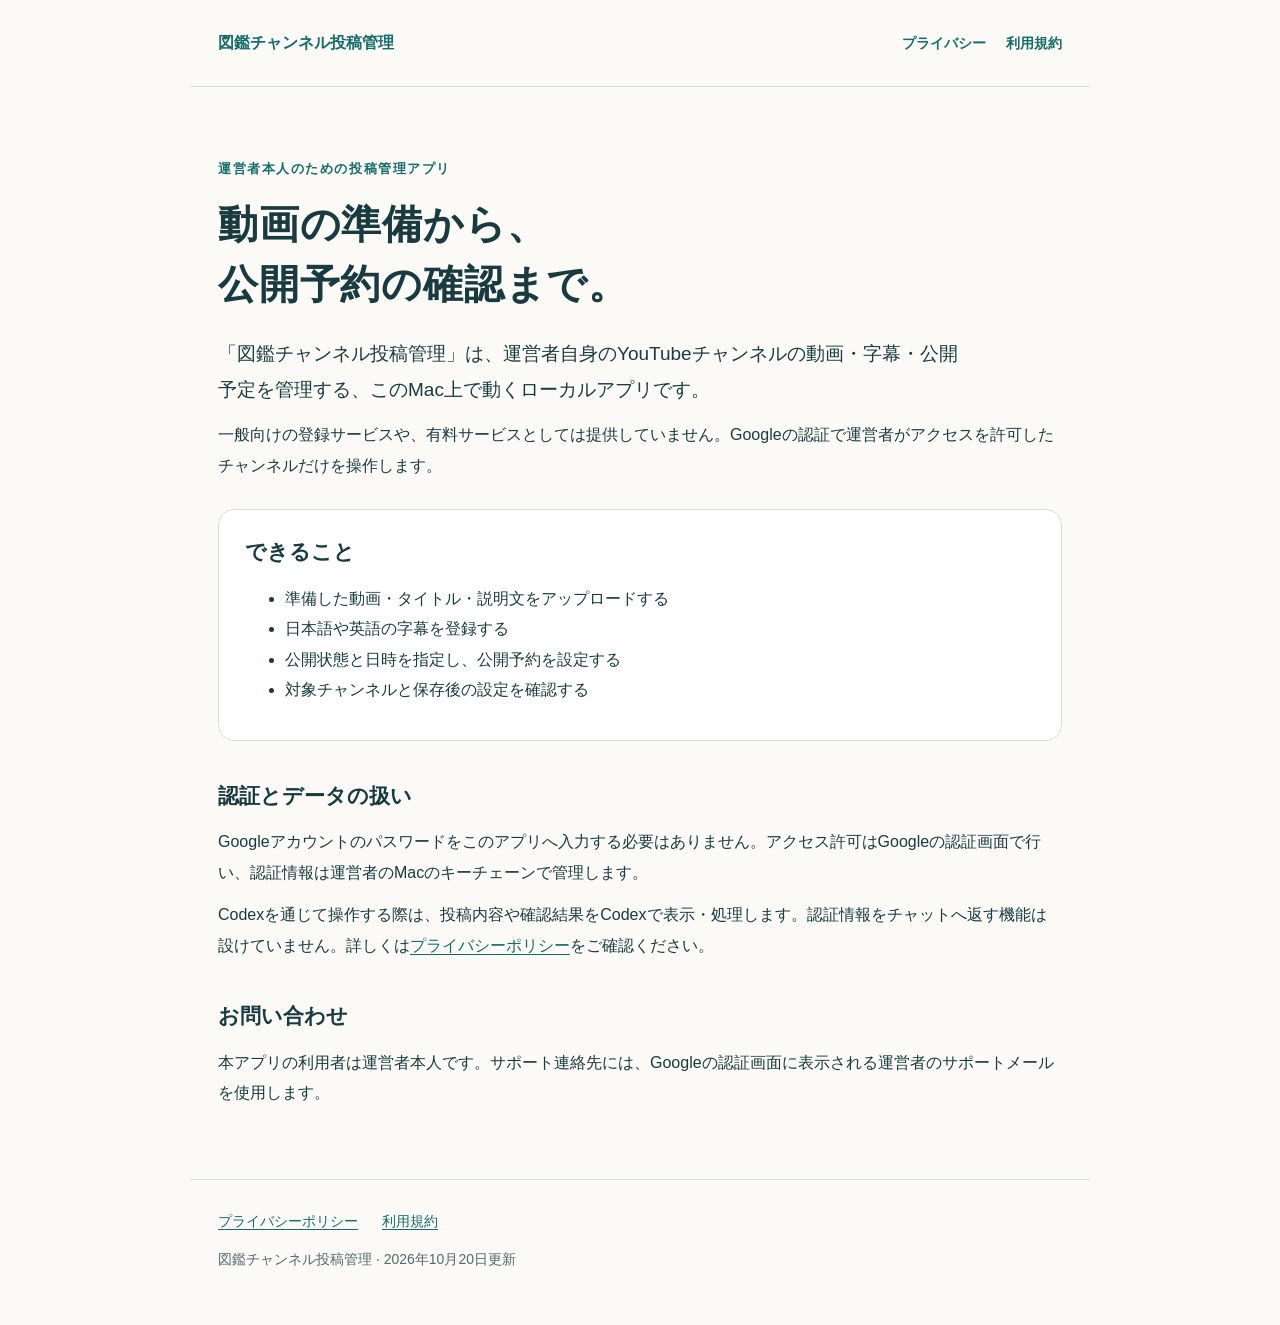
<file: index.html>
<!doctype html><html lang="ja"><head><meta charset="utf-8"><meta name="viewport" content="width=device-width,initial-scale=1"><title>図鑑チャンネル投稿管理</title><link rel="stylesheet" href="style.css"></head><body>
<header><a href="index.html">図鑑チャンネル投稿管理</a><nav aria-label="案内"><a href="privacy.html">プライバシー</a><a href="terms.html">利用規約</a></nav></header>
<main><p class="eyebrow">運営者本人のための投稿管理アプリ</p><h1>動画の準備から、<br>公開予約の確認まで。</h1><p class="lead">「図鑑チャンネル投稿管理」は、運営者自身のYouTubeチャンネルの動画・字幕・公開予定を管理する、このMac上で動くローカルアプリです。</p><p>一般向けの登録サービスや、有料サービスとしては提供していません。Googleの認証で運営者がアクセスを許可したチャンネルだけを操作します。</p>
<section class="card"><h2>できること</h2><ul><li>準備した動画・タイトル・説明文をアップロードする</li><li>日本語や英語の字幕を登録する</li><li>公開状態と日時を指定し、公開予約を設定する</li><li>対象チャンネルと保存後の設定を確認する</li></ul></section>
<section><h2>認証とデータの扱い</h2><p>Googleアカウントのパスワードをこのアプリへ入力する必要はありません。アクセス許可はGoogleの認証画面で行い、認証情報は運営者のMacのキーチェーンで管理します。</p><p>Codexを通じて操作する際は、投稿内容や確認結果をCodexで表示・処理します。認証情報をチャットへ返す機能は設けていません。詳しくは<a href="privacy.html">プライバシーポリシー</a>をご確認ください。</p></section>
<section><h2>お問い合わせ</h2><p>本アプリの利用者は運営者本人です。サポート連絡先には、Googleの認証画面に表示される運営者のサポートメールを使用します。</p></section></main>
<footer><div class="links"><a href="privacy.html">プライバシーポリシー</a><a href="terms.html">利用規約</a></div><p>図鑑チャンネル投稿管理 · 2026年10月20日更新</p></footer></body></html>
</file>
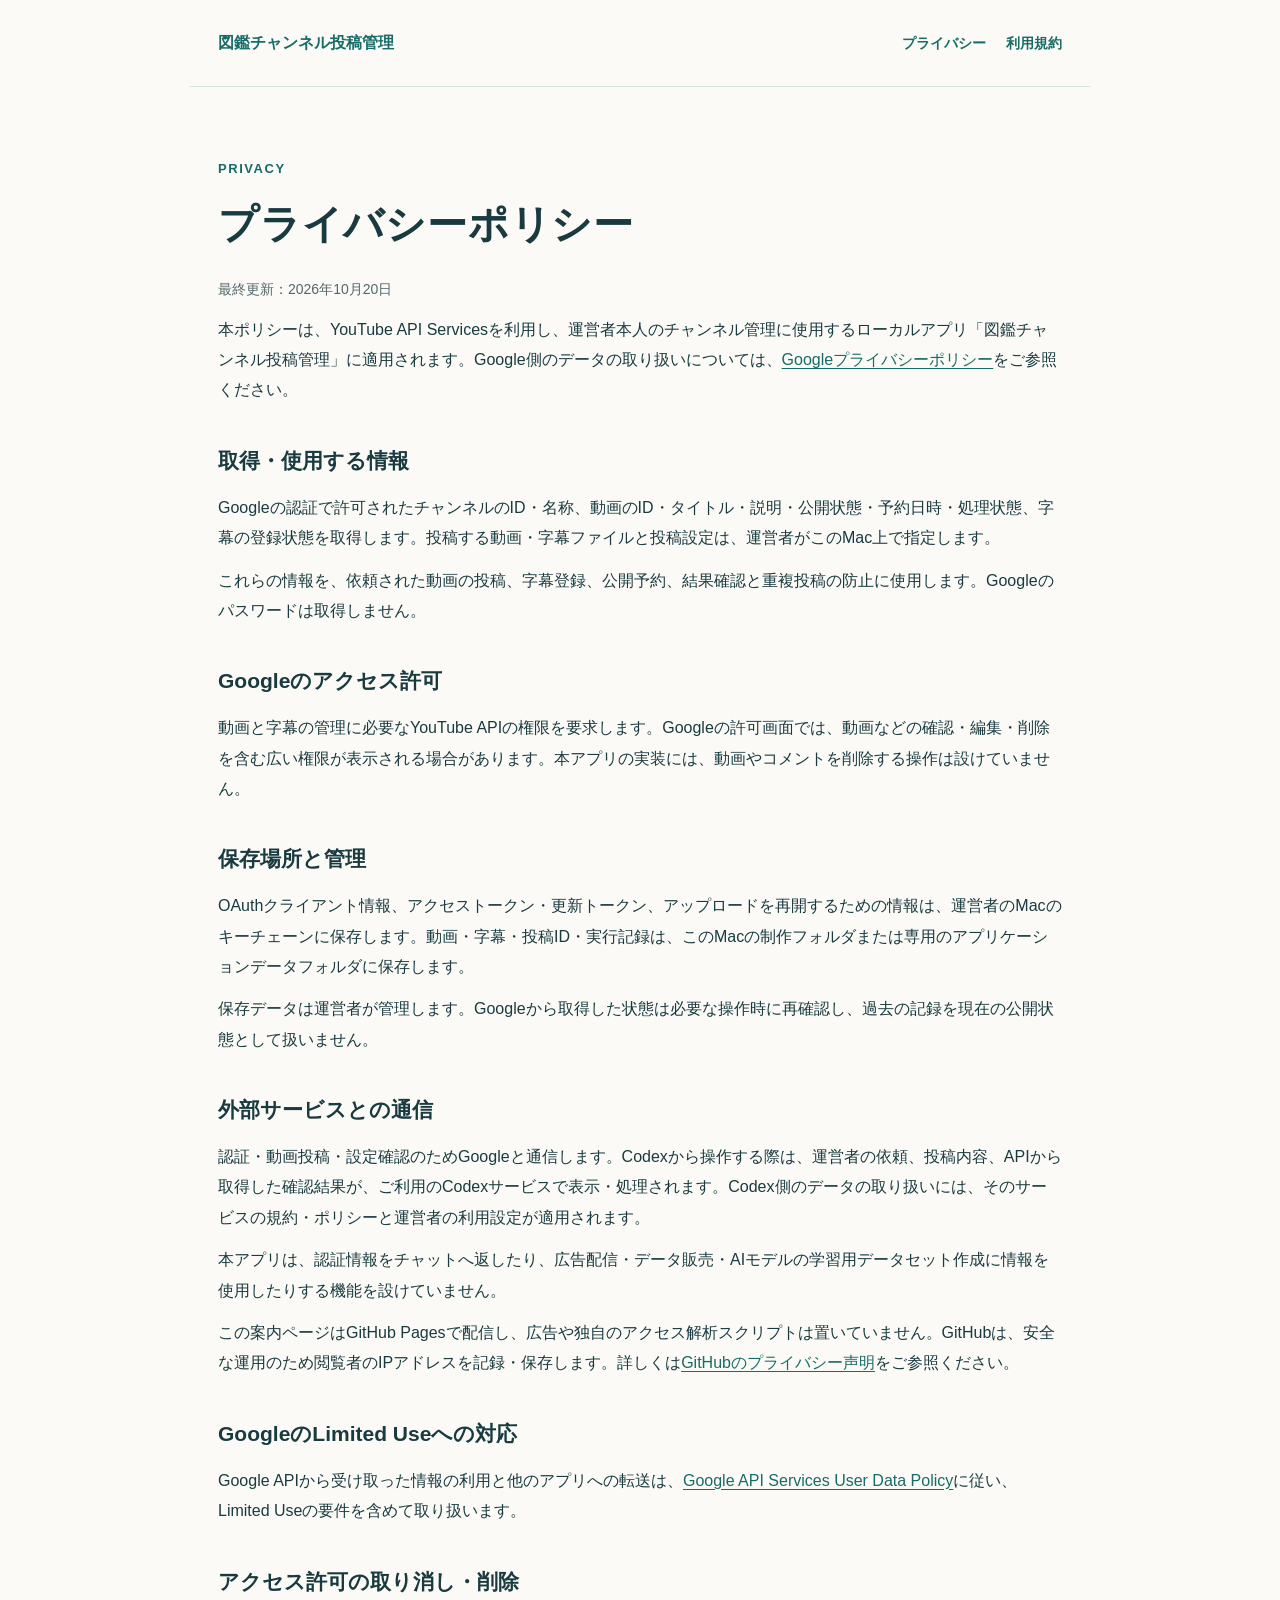
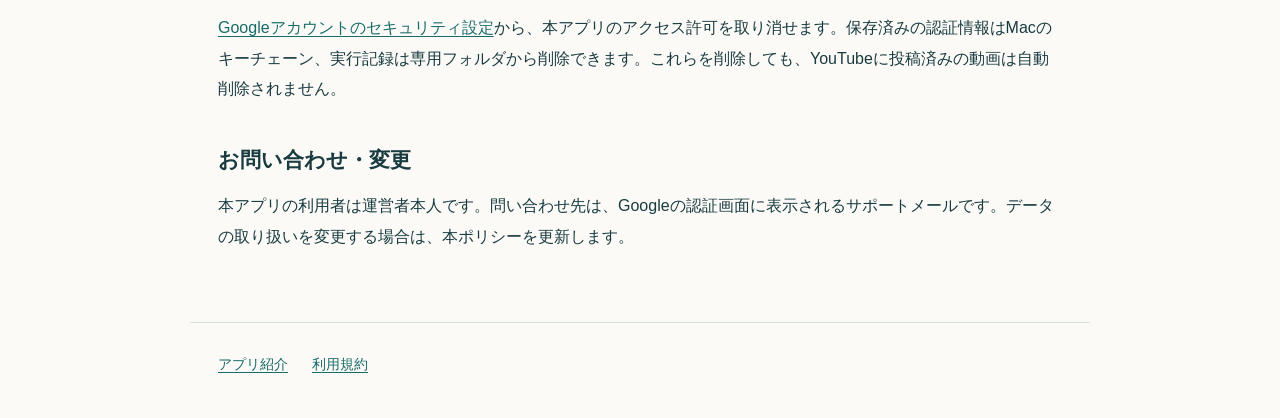
<file: privacy.html>
<!doctype html><html lang="ja"><head><meta charset="utf-8"><meta name="viewport" content="width=device-width,initial-scale=1"><title>プライバシーポリシー｜図鑑チャンネル投稿管理</title><link rel="stylesheet" href="style.css"></head><body>
<header><a href="index.html">図鑑チャンネル投稿管理</a><nav aria-label="案内"><a href="privacy.html" aria-current="page">プライバシー</a><a href="terms.html">利用規約</a></nav></header>
<main><p class="eyebrow">PRIVACY</p><h1>プライバシーポリシー</h1><p class="date">最終更新：2026年10月20日</p><p>本ポリシーは、YouTube API Servicesを利用し、運営者本人のチャンネル管理に使用するローカルアプリ「図鑑チャンネル投稿管理」に適用されます。Google側のデータの取り扱いについては、<a href="https://policies.google.com/privacy">Googleプライバシーポリシー</a>をご参照ください。</p>
<h2>取得・使用する情報</h2><p>Googleの認証で許可されたチャンネルのID・名称、動画のID・タイトル・説明・公開状態・予約日時・処理状態、字幕の登録状態を取得します。投稿する動画・字幕ファイルと投稿設定は、運営者がこのMac上で指定します。</p><p>これらの情報を、依頼された動画の投稿、字幕登録、公開予約、結果確認と重複投稿の防止に使用します。Googleのパスワードは取得しません。</p>
<h2>Googleのアクセス許可</h2><p>動画と字幕の管理に必要なYouTube APIの権限を要求します。Googleの許可画面では、動画などの確認・編集・削除を含む広い権限が表示される場合があります。本アプリの実装には、動画やコメントを削除する操作は設けていません。</p>
<h2>保存場所と管理</h2><p>OAuthクライアント情報、アクセストークン・更新トークン、アップロードを再開するための情報は、運営者のMacのキーチェーンに保存します。動画・字幕・投稿ID・実行記録は、このMacの制作フォルダまたは専用のアプリケーションデータフォルダに保存します。</p><p>保存データは運営者が管理します。Googleから取得した状態は必要な操作時に再確認し、過去の記録を現在の公開状態として扱いません。</p>
<h2>外部サービスとの通信</h2><p>認証・動画投稿・設定確認のためGoogleと通信します。Codexから操作する際は、運営者の依頼、投稿内容、APIから取得した確認結果が、ご利用のCodexサービスで表示・処理されます。Codex側のデータの取り扱いには、そのサービスの規約・ポリシーと運営者の利用設定が適用されます。</p><p>本アプリは、認証情報をチャットへ返したり、広告配信・データ販売・AIモデルの学習用データセット作成に情報を使用したりする機能を設けていません。</p>
<p>この案内ページはGitHub Pagesで配信し、広告や独自のアクセス解析スクリプトは置いていません。GitHubは、安全な運用のため閲覧者のIPアドレスを記録・保存します。詳しくは<a href="https://docs.github.com/en/site-policy/privacy-policies/github-general-privacy-statement">GitHubのプライバシー声明</a>をご参照ください。</p>
<h2>GoogleのLimited Useへの対応</h2><p>Google APIから受け取った情報の利用と他のアプリへの転送は、<a href="https://developers.google.com/terms/api-services-user-data-policy">Google API Services User Data Policy</a>に従い、Limited Useの要件を含めて取り扱います。</p>
<h2>アクセス許可の取り消し・削除</h2><p><a href="https://security.google.com/settings/security/permissions">Googleアカウントのセキュリティ設定</a>から、本アプリのアクセス許可を取り消せます。保存済みの認証情報はMacのキーチェーン、実行記録は専用フォルダから削除できます。これらを削除しても、YouTubeに投稿済みの動画は自動削除されません。</p>
<h2>お問い合わせ・変更</h2><p>本アプリの利用者は運営者本人です。問い合わせ先は、Googleの認証画面に表示されるサポートメールです。データの取り扱いを変更する場合は、本ポリシーを更新します。</p></main>
<footer><div class="links"><a href="index.html">アプリ紹介</a><a href="terms.html">利用規約</a></div></footer></body></html>
</file>
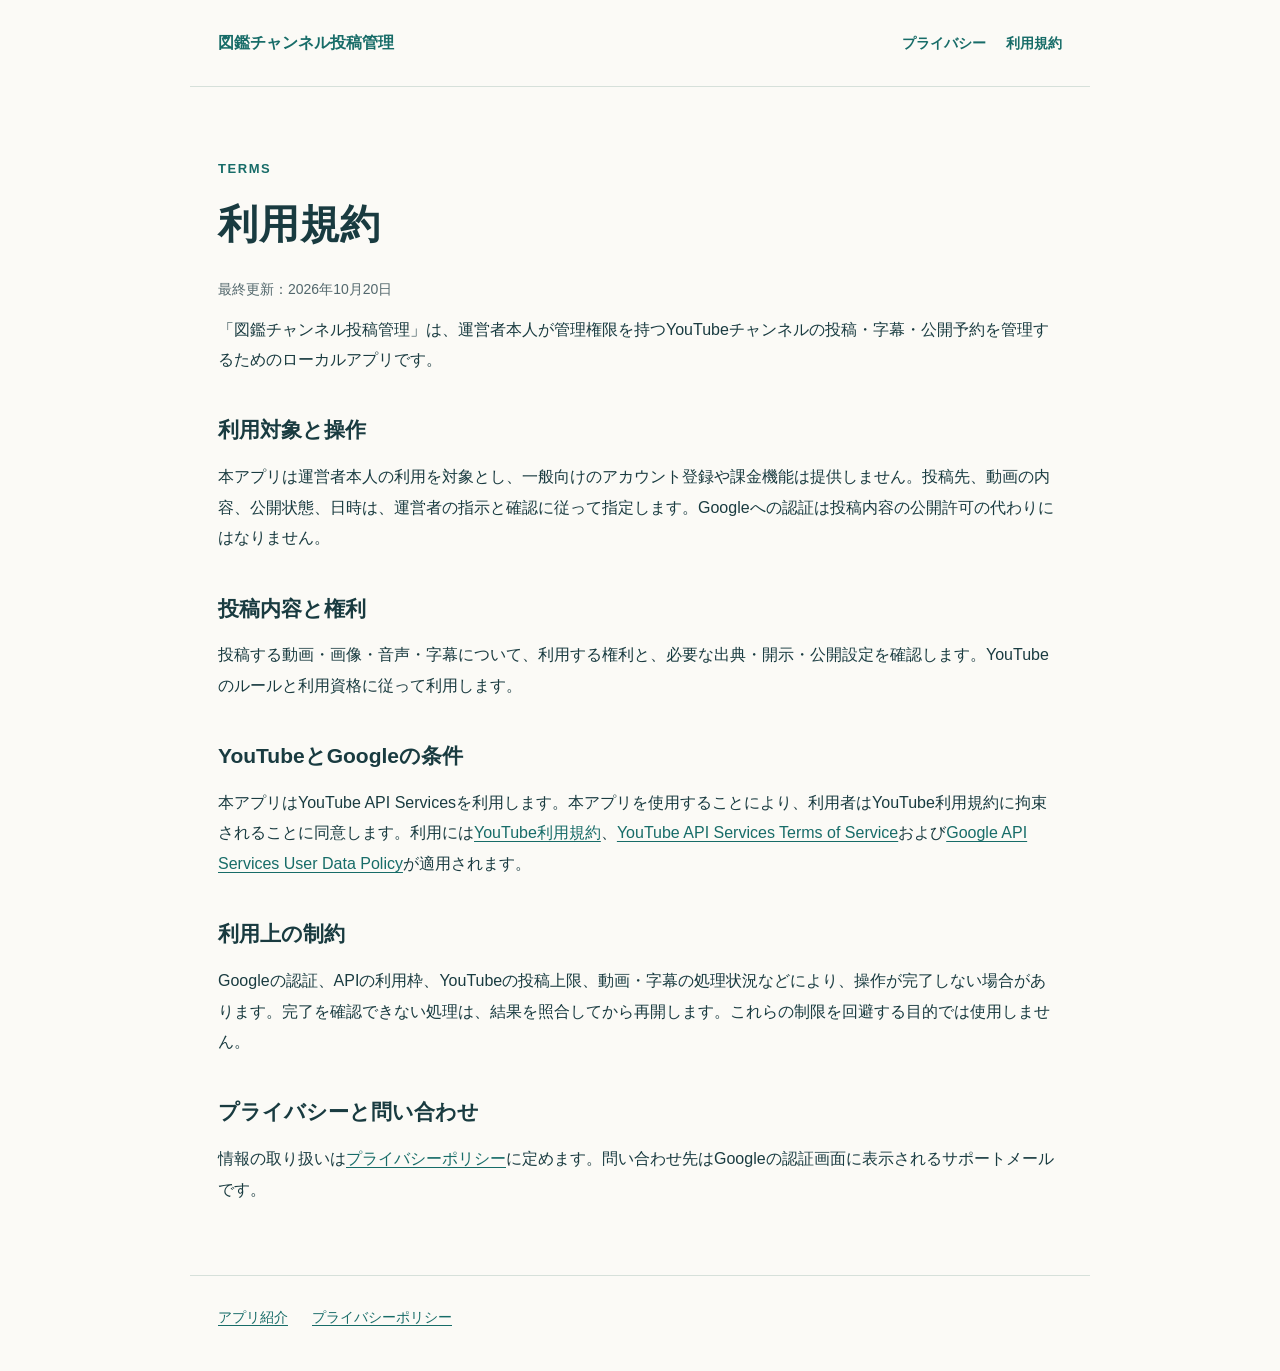
<file: terms.html>
<!doctype html><html lang="ja"><head><meta charset="utf-8"><meta name="viewport" content="width=device-width,initial-scale=1"><title>利用規約｜図鑑チャンネル投稿管理</title><link rel="stylesheet" href="style.css"></head><body>
<header><a href="index.html">図鑑チャンネル投稿管理</a><nav aria-label="案内"><a href="privacy.html">プライバシー</a><a href="terms.html" aria-current="page">利用規約</a></nav></header>
<main><p class="eyebrow">TERMS</p><h1>利用規約</h1><p class="date">最終更新：2026年10月20日</p><p>「図鑑チャンネル投稿管理」は、運営者本人が管理権限を持つYouTubeチャンネルの投稿・字幕・公開予約を管理するためのローカルアプリです。</p>
<h2>利用対象と操作</h2><p>本アプリは運営者本人の利用を対象とし、一般向けのアカウント登録や課金機能は提供しません。投稿先、動画の内容、公開状態、日時は、運営者の指示と確認に従って指定します。Googleへの認証は投稿内容の公開許可の代わりにはなりません。</p>
<h2>投稿内容と権利</h2><p>投稿する動画・画像・音声・字幕について、利用する権利と、必要な出典・開示・公開設定を確認します。YouTubeのルールと利用資格に従って利用します。</p>
<h2>YouTubeとGoogleの条件</h2><p>本アプリはYouTube API Servicesを利用します。本アプリを使用することにより、利用者はYouTube利用規約に拘束されることに同意します。利用には<a href="https://www.youtube.com/t/terms">YouTube利用規約</a>、<a href="https://developers.google.com/youtube/terms/api-services-terms-of-service">YouTube API Services Terms of Service</a>および<a href="https://developers.google.com/terms/api-services-user-data-policy">Google API Services User Data Policy</a>が適用されます。</p>
<h2>利用上の制約</h2><p>Googleの認証、APIの利用枠、YouTubeの投稿上限、動画・字幕の処理状況などにより、操作が完了しない場合があります。完了を確認できない処理は、結果を照合してから再開します。これらの制限を回避する目的では使用しません。</p>
<h2>プライバシーと問い合わせ</h2><p>情報の取り扱いは<a href="privacy.html">プライバシーポリシー</a>に定めます。問い合わせ先はGoogleの認証画面に表示されるサポートメールです。</p></main>
<footer><div class="links"><a href="index.html">アプリ紹介</a><a href="privacy.html">プライバシーポリシー</a></div></footer></body></html>
</file>
<file: style.css>
:root{color-scheme:light;--ink:#193b40;--muted:#52676c;--teal:#176c68;--paper:#fbfaf6;--line:#d6e0da}*{box-sizing:border-box}body{margin:0;background:var(--paper);color:var(--ink);font-family:-apple-system,BlinkMacSystemFont,"Hiragino Sans","Yu Gothic",sans-serif;line-height:1.9}a{color:var(--teal);text-underline-offset:.2em}a:hover{color:#0a4946}a:focus-visible{outline:3px solid #e2a64b;outline-offset:4px}header,main,footer{max-width:900px;margin:auto;padding:28px}header{display:flex;justify-content:space-between;align-items:center;gap:20px;border-bottom:1px solid var(--line)}header a{text-decoration:none;font-weight:650}nav{display:flex;gap:20px;font-size:14px}main{padding-top:58px;padding-bottom:58px}h1{font-size:clamp(27px,4vw,40px);letter-spacing:.02em;line-height:1.5;margin:12px 0 22px}h2{font-size:21px;margin:35px 0 10px}p,ul{margin:12px 0}.eyebrow{color:var(--teal);font-size:13px;font-weight:700;letter-spacing:.12em}.lead{font-size:19px;max-width:740px}.card{border:1px solid var(--line);background:#fff;border-radius:16px;padding:22px 26px;margin-top:28px}.card h2{margin-top:0}.note,footer{font-size:14px;color:var(--muted)}footer{border-top:1px solid var(--line);padding-bottom:40px}.links{display:flex;gap:24px;flex-wrap:wrap}.date{font-size:14px;color:var(--muted)}@media(max-width:600px){header,main,footer{padding-left:22px;padding-right:22px}header{align-items:flex-start;flex-direction:column;gap:10px}main{padding-top:32px}nav{gap:18px}.lead{font-size:17px}.card{padding:19px}}
</file>
